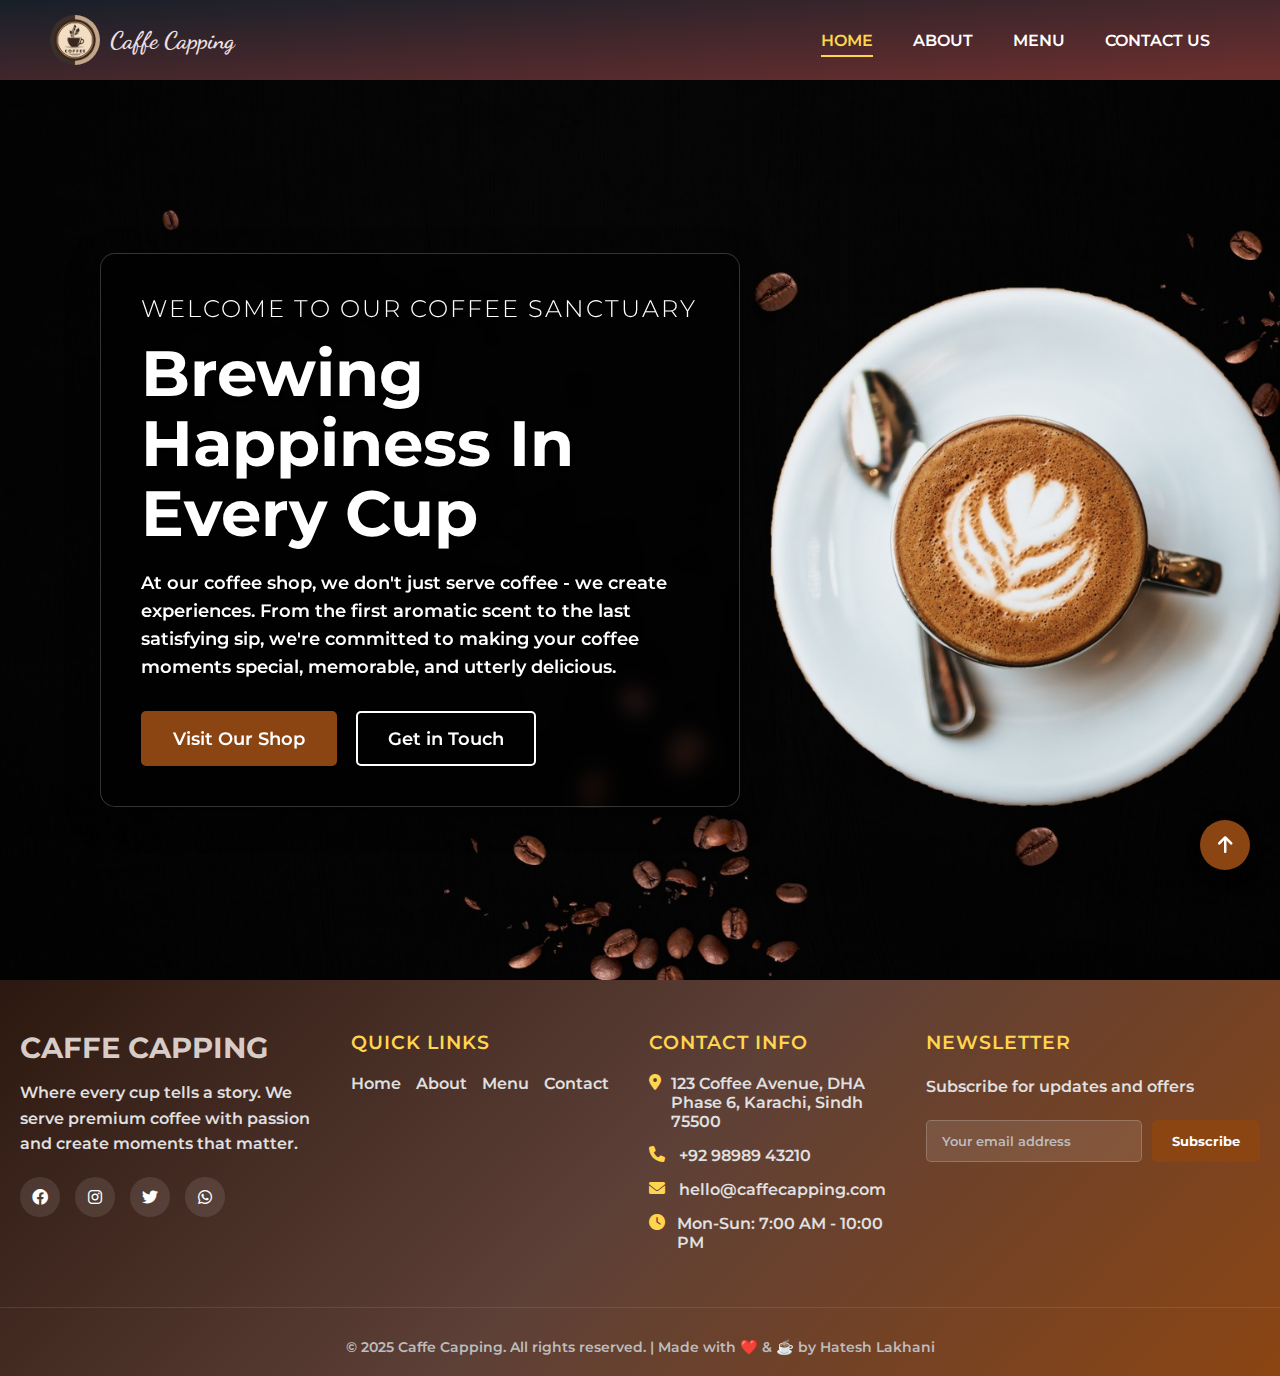
<file: index.html>
<!DOCTYPE html>
<html lang="en">

<head>
    <meta charset="UTF-8">
    <meta name="viewport" content="width=device-width, initial-scale=1.0">
    <title>Caffe-Capping</title>
    <!-- CSS Link -->
    <link rel="stylesheet" href="css/style.css">
    <!-- ?Google Font Link -->
    <link
        href="https://fonts.googleapis.com/css2?family=Playfair+Display:ital,wght@0,400;0,700;1,400&family=Montserrat:wght@300;400;600&family=Dancing+Script:wght@400;700&family=Poppins:wght@300;400;600&display=swap"
        rel="stylesheet">
    <!-- Social Icons -->
    <link rel="stylesheet" href="https://cdnjs.cloudflare.com/ajax/libs/font-awesome/6.0.0/css/all.min.css">
</head>

<body>

    <!-- Navbar -->
    <nav>
        <!-- Logo -->
        <div class="logo">
            <img src="./assets/images/logo.jpg" alt="logo">
            <h2>Caffe Capping</h2>
        </div>

        <!-- Hamburger Icon -->
        <label for="nav-toggle" class="hamburger">
            <span></span>
            <span></span>
            <span></span>
        </label>

        <input type="checkbox" id="nav-toggle" class="nav-toggle">

        <!-- lists -->
        <div class="nav-links">
            <ul class="nav-ul">
                <li><a href="index.html" class="active">HOME</a></li>
                <li><a href="about.html">ABOUT</a></li>
                <li><a href="menu.html">MENU</a></li>
                <li><a href="contact.html">CONTACT US</a></li>
            </ul>
        </div>
    </nav>


    <!-- main content -->
    <div class="box1">
        <div class="box2">
            <h3>WELCOME TO OUR COFFEE SANCTUARY</h3>
            <h1>Brewing Happiness In Every Cup</h1>
            <p>At our coffee shop, we don't just serve coffee - we create experiences. From the first aromatic scent to
                the last satisfying sip, we're committed to making your coffee moments special, memorable, and utterly
                delicious.</p>

            <a href="https://www.google.com/maps?q=Clifton+Avenue+Karachi" target="_blank" class="visit-btn">Visit Our
                Shop</a>
            <a href="/contact.html" class="get-btn">Get in Touch</a>
        </div>
    </div>


    <!-- footer -->
    <footer class="coffee-footer">
        <div class="footer-container">
            <!-- About Section -->
            <div class="footer-section">
                <h3>CAFFE CAPPING</h3>
                <p>Where every cup tells a story. We serve premium coffee with passion and create moments that matter.
                </p>
                <div class="social-icons">
                    <a href="#"><i class="fab fa-facebook"></i></a>
                    <a href="#"><i class="fab fa-instagram"></i></a>
                    <a href="#"><i class="fab fa-twitter"></i></a>
                    <a href="#"><i class="fab fa-whatsapp"></i></a>
                </div>
            </div>

            <!-- Quick Links -->
            <div class="footer-section">
                <h4>Quick Links</h4>
                <ul>
                    <li><a href="/index.html">Home</a></li>
                    <li><a href="/about.html">About</a></li>
                    <li><a href="/menu.html">Menu</a></li>
                    <li><a href="/contact.html">Contact</a></li>
                </ul>
            </div>

            <!-- Contact Info -->
            <div class="footer-section">
                <h4>Contact Info</h4>
                <div class="contact-item">
                    <i class="fas fa-map-marker-alt"></i>
                    <span>123 Coffee Avenue, DHA Phase 6, Karachi, Sindh 75500</span>
                </div>
                <div class="contact-item">
                    <i class="fas fa-phone"></i>
                    <span>+92 98989 43210</span>
                </div>
                <div class="contact-item">
                    <i class="fas fa-envelope"></i>
                    <span>hello@caffecapping.com</span>
                </div>
                <div class="contact-item">
                    <i class="fas fa-clock"></i>
                    <span>Mon-Sun: 7:00 AM - 10:00 PM</span>
                </div>
            </div>

            <!-- Newsletter -->
            <div class="footer-section">
                <h4>Newsletter</h4>
                <p>Subscribe for updates and offers</p>
                <div class="newsletter-form">
                    <input type="email" placeholder="Your email address">
                    <button type="submit">Subscribe</button>
                </div>
            </div>
        </div>

        <!-- Copyright -->
        <div class="copyright">
            <p>&copy; 2025 Caffe Capping. All rights reserved. | Made with ❤️ & ☕ by Hatesh Lakhani</p>
        </div>
    </footer>


    <!-- Scroll Button -->
    <button id="scrollToggle" class="scroll-btn">
        <i class="fas fa-arrow-up" id="scrollIcon"></i>
    </button>

    <script src="./js/main.js"></script>

</body>

</html>
</file>
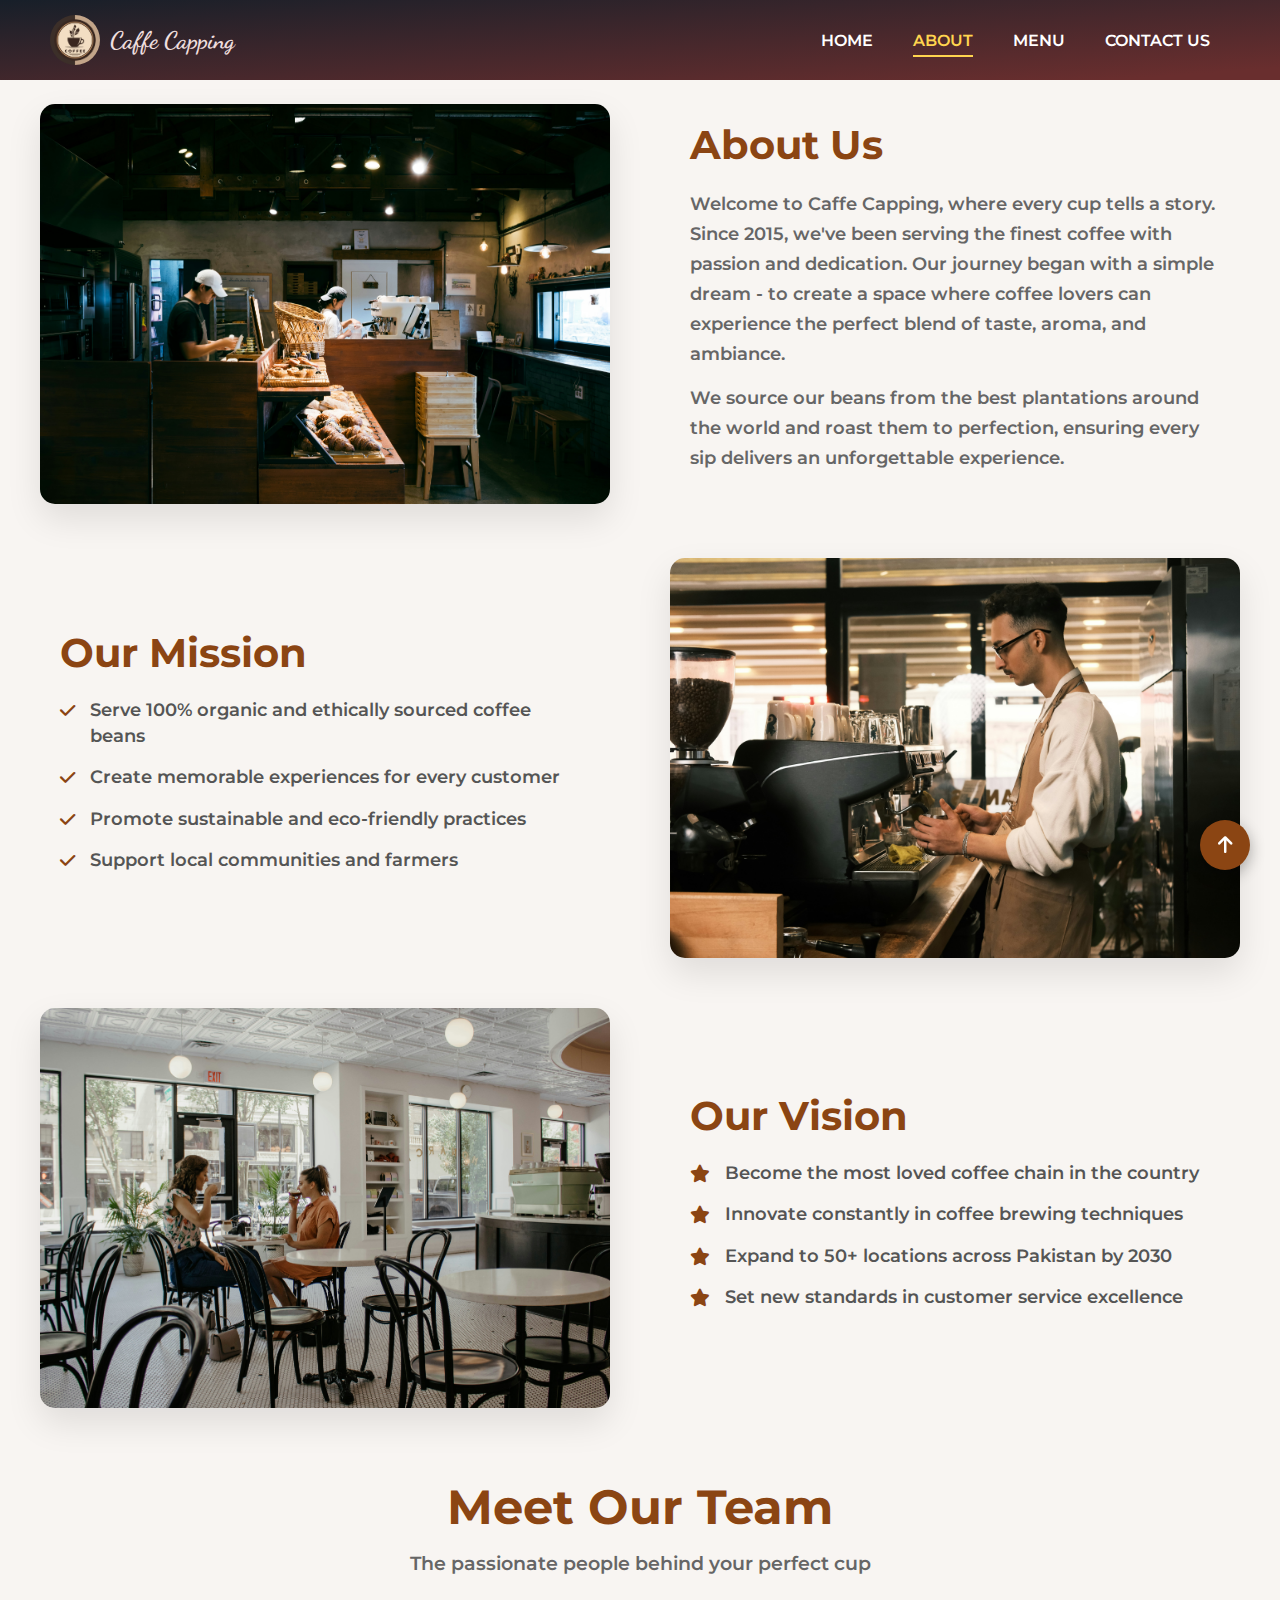
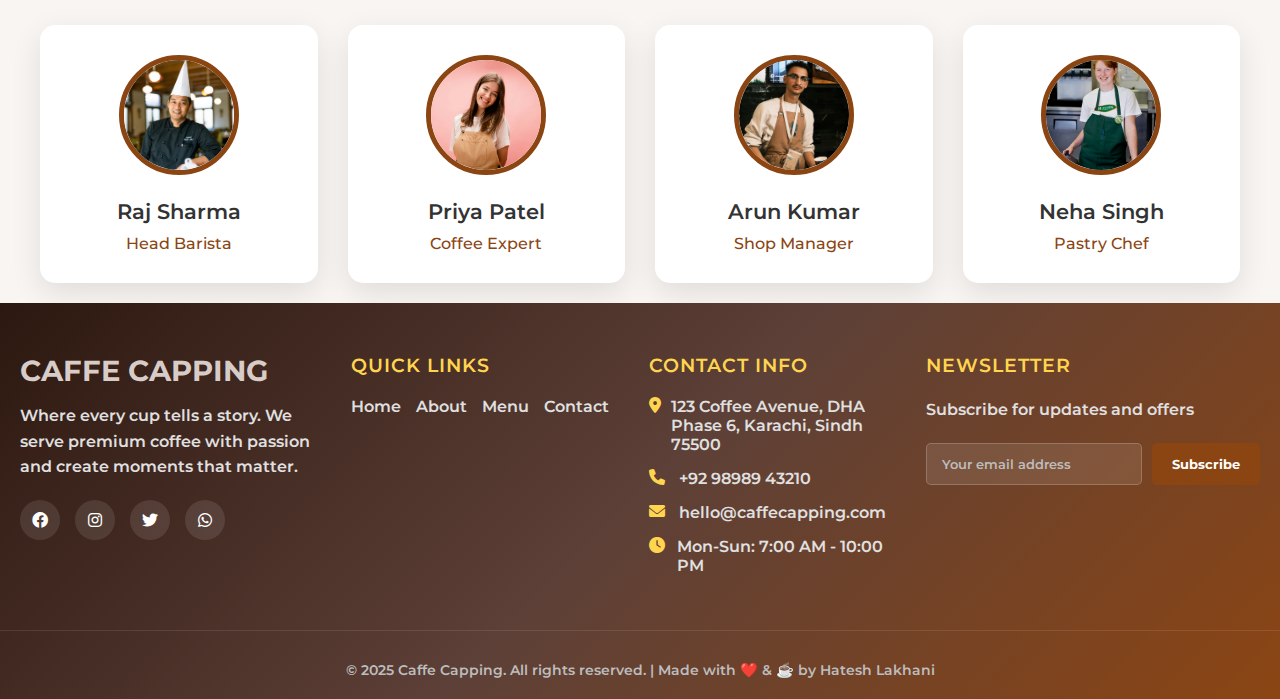
<file: about.html>
<!DOCTYPE html>
<html lang="en">

<head>
    <meta charset="UTF-8">
    <meta name="viewport" content="width=device-width, initial-scale=1.0">
    <title>About Us - Caffe Capping</title>
    <!-- Link CSS -->
    <link rel="stylesheet" href="css/style.css">
    <!-- ?Google Font Link -->
    <link
        href="https://fonts.googleapis.com/css2?family=Playfair+Display:ital,wght@0,400;0,700;1,400&family=Montserrat:wght@300;400;600&family=Dancing+Script:wght@400;700&family=Poppins:wght@300;400;600&display=swap"
        rel="stylesheet">
    <!-- Social Icons -->
    <link rel="stylesheet" href="https://cdnjs.cloudflare.com/ajax/libs/font-awesome/6.0.0/css/all.min.css">
</head>

<body>

    <nav>
        <!-- Logo -->
        <div class="logo">
            <img src="./assets/images/logo.jpg" alt="logo">
            <h2>Caffe Capping</h2>
        </div>

        <!-- Hamburger Icon -->
        <label for="nav-toggle" class="hamburger">
            <span></span>
            <span></span>
            <span></span>
        </label>

        <input type="checkbox" id="nav-toggle" class="nav-toggle">

        <!-- lists -->
        <div class="nav-links">
            <ul class="nav-ul">
                <li><a href="index.html">HOME</a></li>
                <li><a href="about.html" class="active">ABOUT</a></li>
                <li><a href="menu.html">MENU</a></li>
                <li><a href="contact.html">CONTACT US</a></li>
            </ul>
        </div>
    </nav>


    <!-- About Page main Content -->
    <main class="about-content">
        <!-- Section 1: About Us -->
        <section class="about-section">
            <div class="about-container">
                <div class="image-card">
                    <img src="assets/images/about-us.jpg" alt="Coffee Shop Interior">
                </div>
                <div class="text-box">
                    <h1>About Us</h1>
                    <p>Welcome to Caffe Capping, where every cup tells a story. Since 2015, we've been serving the
                        finest coffee with passion and dedication. Our journey began with a simple dream - to create a
                        space where coffee lovers can experience the perfect blend of taste, aroma, and ambiance.</p>
                    <p>We source our beans from the best plantations around the world and roast them to perfection,
                        ensuring every sip delivers an unforgettable experience.</p>
                </div>
            </div>
        </section>

        <!-- Section 2: Our Mission -->
        <section class="about-section mission-section">
            <div class="about-container reverse">
                <div class="text-box">
                    <h1>Our Mission</h1>
                    <div class="points">
                        <div class="point">
                            <i class="fas fa-check"></i>
                            <span>Serve 100% organic and ethically sourced coffee beans</span>
                        </div>
                        <div class="point">
                            <i class="fas fa-check"></i>
                            <span>Create memorable experiences for every customer</span>
                        </div>
                        <div class="point">
                            <i class="fas fa-check"></i>
                            <span>Promote sustainable and eco-friendly practices</span>
                        </div>
                        <div class="point">
                            <i class="fas fa-check"></i>
                            <span>Support local communities and farmers</span>
                        </div>
                    </div>
                </div>
                <div class="image-card">
                    <img src="assets/images/mission.jpg" alt="Our Mission">
                </div>
            </div>
        </section>

        <!-- Section 3: Our Vision -->
        <section class="about-section">
            <div class="about-container">
                <div class="image-card">
                    <img src="assets/images/vision.jpg" alt="Our Vision">
                </div>
                <div class="text-box">
                    <h1>Our Vision</h1>
                    <div class="points">
                        <div class="point">
                            <i class="fas fa-star"></i>
                            <span>Become the most loved coffee chain in the country</span>
                        </div>
                        <div class="point">
                            <i class="fas fa-star"></i>
                            <span>Innovate constantly in coffee brewing techniques</span>
                        </div>
                        <div class="point">
                            <i class="fas fa-star"></i>
                            <span>Expand to 50+ locations across Pakistan by 2030</span>
                        </div>
                        <div class="point">
                            <i class="fas fa-star"></i>
                            <span>Set new standards in customer service excellence</span>
                        </div>
                    </div>
                </div>
            </div>
        </section>

        <!-- Section 4: Meet Our Team -->
        <section class="team-section">
            <h2 class="section-title">Meet Our Team</h2>
            <p class="section-subtitle">The passionate people behind your perfect cup</p>

            <div class="team-cards">
                <div class="team-card">
                    <img src="assets/images/Raj.jpg" alt="Head Barista">
                    <h3>Raj Sharma</h3>
                    <p>Head Barista</p>
                </div>
                <div class="team-card">
                    <img src="assets/images/priya.jpg" alt="Coffee Expert">
                    <h3>Priya Patel</h3>
                    <p>Coffee Expert</p>
                </div>
                <div class="team-card">
                    <img src="assets/images/arun.jpg" alt="Manager">
                    <h3>Arun Kumar</h3>
                    <p>Shop Manager</p>
                </div>
                <div class="team-card">
                    <img src="assets/images/neha.jpg" alt="Pastry Chef">
                    <h3>Neha Singh</h3>
                    <p>Pastry Chef</p>
                </div>
            </div>
        </section>
    </main>

    <!-- footer -->
    <footer class="coffee-footer">
        <div class="footer-container">
            <!-- About Section -->
            <div class="footer-section">
                <h3>CAFFE CAPPING</h3>
                <p>Where every cup tells a story. We serve premium coffee with passion and create moments that matter.
                </p>
                <div class="social-icons">
                    <a href="#"><i class="fab fa-facebook"></i></a>
                    <a href="#"><i class="fab fa-instagram"></i></a>
                    <a href="#"><i class="fab fa-twitter"></i></a>
                    <a href="#"><i class="fab fa-whatsapp"></i></a>
                </div>
            </div>

            <!-- Quick Links -->
            <div class="footer-section">
                <h4>Quick Links</h4>
                <ul>
                    <li><a href="./index.html">Home</a></li>
                    <li><a href="./about.html">About</a></li>
                    <li><a href="./menu.html">Menu</a></li>
                    <li><a href="./contact.html">Contact</a></li>
                </ul>
            </div>

            <!-- Contact Info -->
            <div class="footer-section">
                <h4>Contact Info</h4>
                <div class="contact-item">
                    <i class="fas fa-map-marker-alt"></i>
                    <span>123 Coffee Avenue, DHA Phase 6, Karachi, Sindh 75500</span>
                </div>
                <div class="contact-item">
                    <i class="fas fa-phone"></i>
                    <span>+92 98989 43210</span>
                </div>
                <div class="contact-item">
                    <i class="fas fa-envelope"></i>
                    <span>hello@caffecapping.com</span>
                </div>
                <div class="contact-item">
                    <i class="fas fa-clock"></i>
                    <span>Mon-Sun: 7:00 AM - 10:00 PM</span>
                </div>
            </div>

            <!-- Newsletter -->
            <div class="footer-section">
                <h4>Newsletter</h4>
                <p>Subscribe for updates and offers</p>
                <div class="newsletter-form">
                    <input type="email" placeholder="Your email address">
                    <button type="submit">Subscribe</button>
                </div>
            </div>
        </div>

        <!-- Copyright -->
        <div class="copyright">
            <p>&copy; 2025 Caffe Capping. All rights reserved. | Made with ❤️ & ☕ by Hatesh Lakhani</p>
        </div>
    </footer>


    <!-- Scroll Button -->
    <button id="scrollToggle" class="scroll-btn">
        <i class="fas fa-arrow-up" id="scrollIcon"></i>
    </button>

    <script src="./js/main.js"></script>

</body>

</html>
</file>
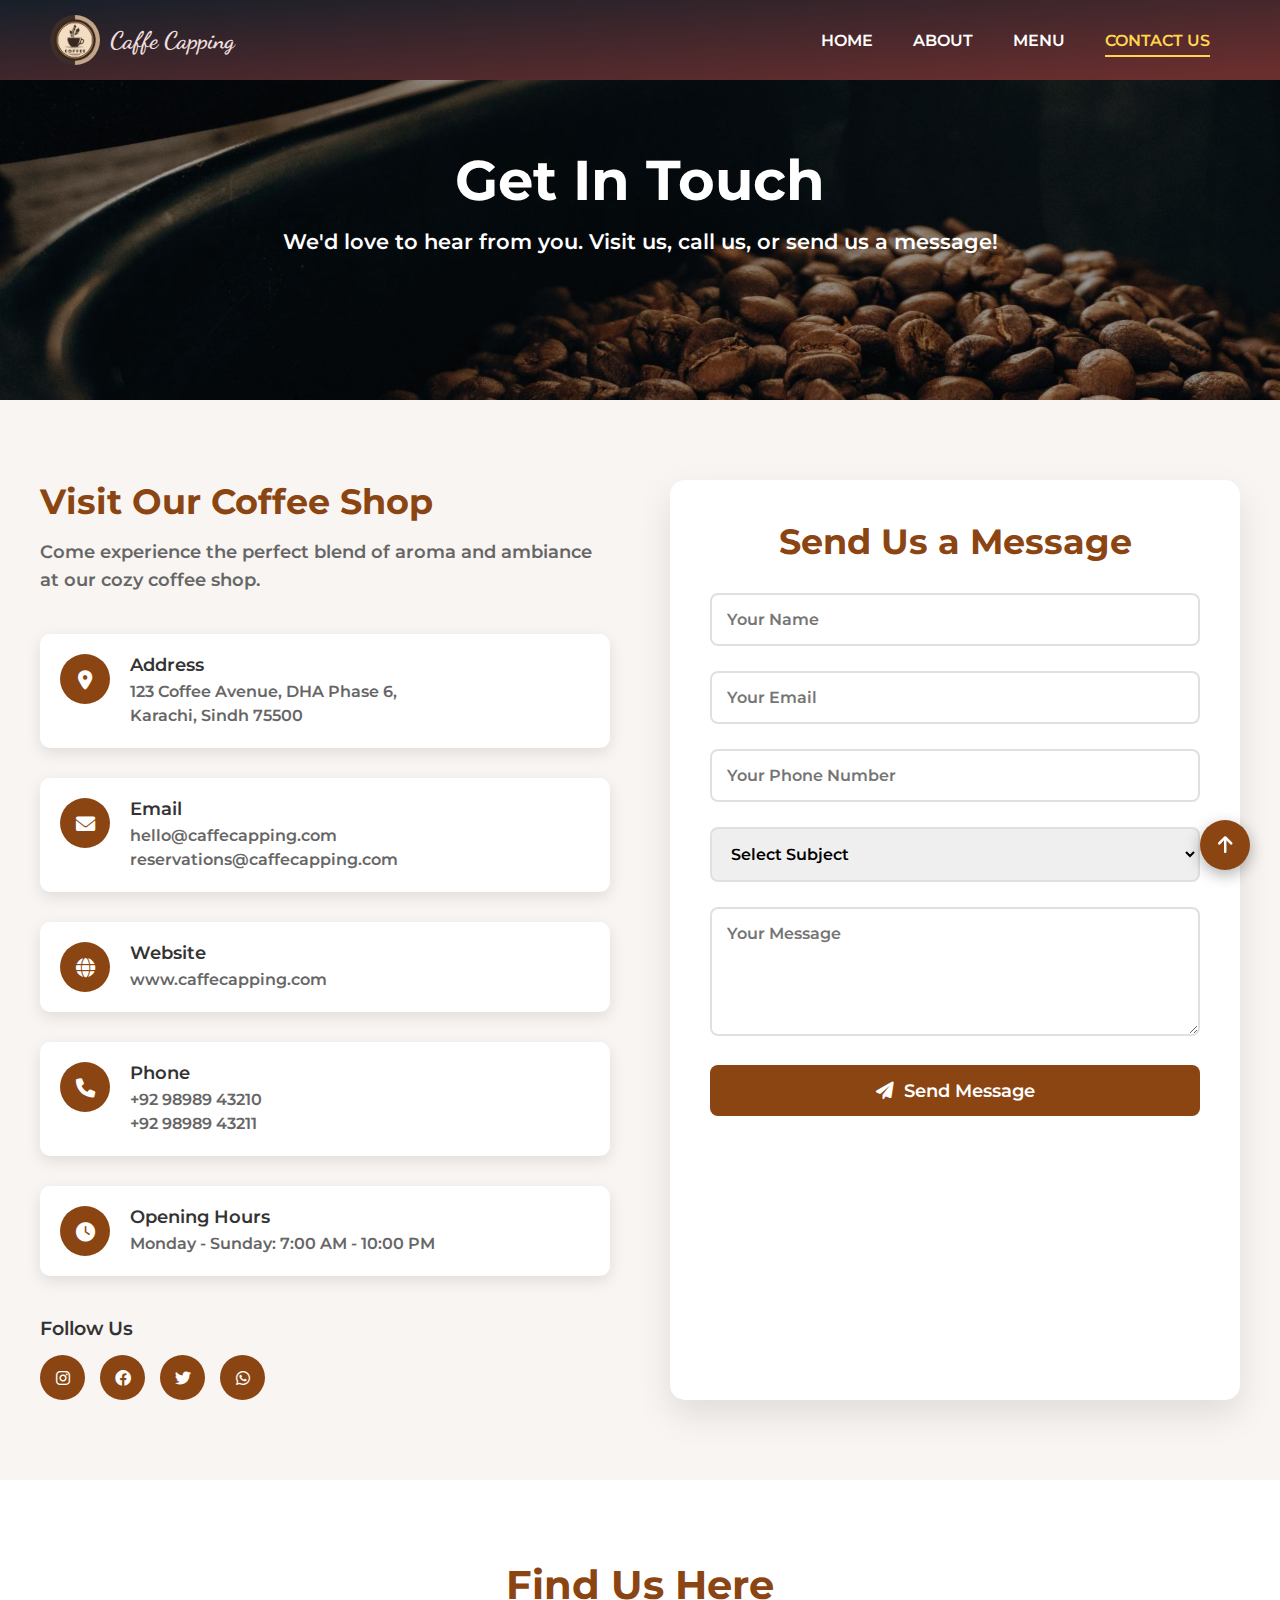
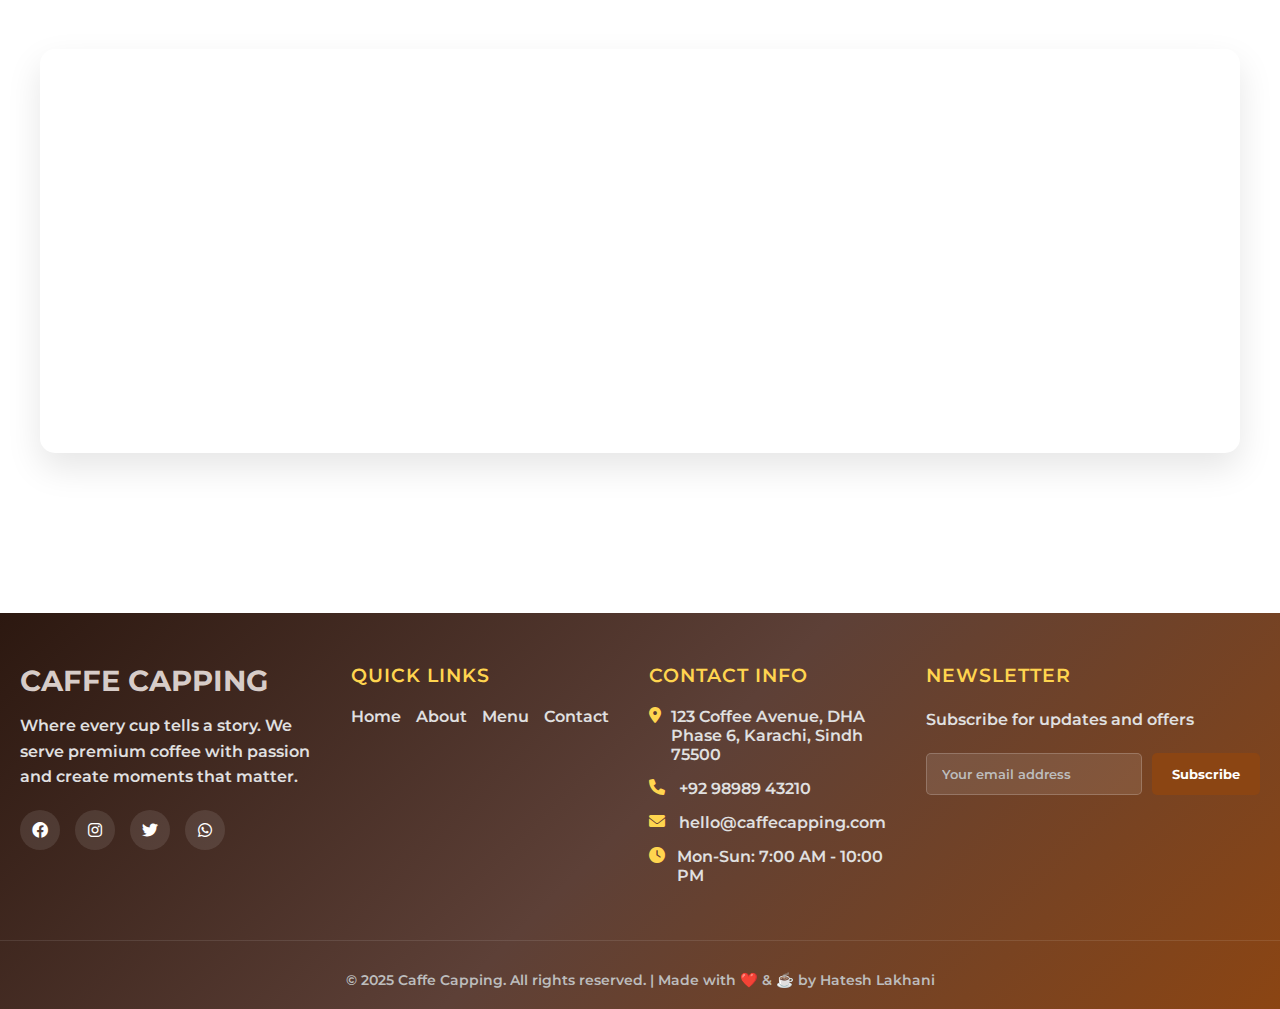
<file: contact.html>
<!DOCTYPE html>
<html lang="en">

<head>
    <meta charset="UTF-8">
    <meta name="viewport" content="width=device-width, initial-scale=1.0">
    <title>Contact Us - Caffe Capping</title>
    <!-- Link CSS -->
    <link rel="stylesheet" href="css/style.css">
    <!-- ?Google Font Link -->
    <link
        href="https://fonts.googleapis.com/css2?family=Playfair+Display:ital,wght@0,400;0,700;1,400&family=Montserrat:wght@300;400;600&family=Dancing+Script:wght@400;700&family=Poppins:wght@300;400;600&display=swap"
        rel="stylesheet">
    <!-- Social Icons -->
    <link rel="stylesheet" href="https://cdnjs.cloudflare.com/ajax/libs/font-awesome/6.0.0/css/all.min.css">
</head>

<body>

    <nav>
        <!-- Logo -->
        <div class="logo">
            <img src="./assets/images/logo.jpg" alt="logo">
            <h2>Caffe Capping</h2>
        </div>

        <!-- Hamburger Icon -->
        <label for="nav-toggle" class="hamburger">
            <span></span>
            <span></span>
            <span></span>
        </label>

        <input type="checkbox" id="nav-toggle" class="nav-toggle">

        <!-- lists -->
        <div class="nav-links">
            <ul class="nav-ul">
                <li><a href="index.html">HOME</a></li>
                <li><a href="about.html">ABOUT</a></li>
                <li><a href="menu.html">MENU</a></li>
                <li><a href="contact.html" class="active">CONTACT US</a></li>
            </ul>
        </div>
    </nav>


    <!-- Contact Page Content -->
    <main class="contact-content">
        <!-- Hero Section -->
        <section class="contact-hero">
            <div class="hero-overlay">
                <h1>Get In Touch</h1>
                <p>We'd love to hear from you. Visit us, call us, or send us a message!</p>
            </div>
        </section>

        <!-- Contact Info & Form Section -->
        <section class="contact-main">
            <div class="contact-container">
                <!-- Left Side - Contact Info -->
                <div class="contact-info">
                    <h2>Visit Our Coffee Shop</h2>
                    <p>Come experience the perfect blend of aroma and ambiance at our cozy coffee shop.</p>

                    <div class="contact-details">
                        <div class="contact-us-item">
                            <div class="contact-icon">
                                <i class="fas fa-map-marker-alt"></i>
                            </div>
                            <div class="contact-text">
                                <h4>Address</h4>
                                <p>123 Coffee Avenue, DHA Phase 6,<br>Karachi, Sindh 75500</p>
                            </div>
                        </div>

                        <div class="contact-us-item">
                            <div class="contact-icon">
                                <i class="fas fa-envelope"></i>
                            </div>
                            <div class="contact-text">
                                <h4>Email</h4>
                                <p>hello@caffecapping.com<br>reservations@caffecapping.com</p>
                            </div>
                        </div>

                        <div class="contact-us-item">
                            <div class="contact-icon">
                                <i class="fas fa-globe"></i>
                            </div>
                            <div class="contact-text">
                                <h4>Website</h4>
                                <p>www.caffecapping.com</p>
                            </div>
                        </div>

                        <div class="contact-us-item">
                            <div class="contact-icon">
                                <i class="fas fa-phone"></i>
                            </div>
                            <div class="contact-text">
                                <h4>Phone</h4>
                                <p>+92 98989 43210<br>+92 98989 43211</p>
                            </div>
                        </div>

                        <div class="contact-us-item">
                            <div class="contact-icon">
                                <i class="fas fa-clock"></i>
                            </div>
                            <div class="contact-text">
                                <h4>Opening Hours</h4>
                                <p>Monday - Sunday: 7:00 AM - 10:00 PM</p>
                            </div>
                        </div>
                    </div>

                    <!-- Social Links -->
                    <div class="contact-social">
                        <h4>Follow Us</h4>
                        <div class="social-links">
                            <a href="#"><i class="fab fa-instagram"></i></a>
                            <a href="#"><i class="fab fa-facebook"></i></a>
                            <a href="#"><i class="fab fa-twitter"></i></a>
                            <a href="#"><i class="fab fa-whatsapp"></i></a>
                        </div>
                    </div>
                </div>

                <!-- Right Side - Contact Form -->
                <div class="contact-form-section">
                    <h2>Send Us a Message</h2>
                    <form class="contact-form">
                        <div class="form-group">
                            <input type="text" placeholder="Your Name" required>
                        </div>
                        <div class="form-group">
                            <input type="email" placeholder="Your Email" required>
                        </div>
                        <div class="form-group">
                            <input type="tel" placeholder="Your Phone Number">
                        </div>
                        <div class="form-group">
                            <select>
                                <option value="">Select Subject</option>
                                <option value="reservation">Table Reservation</option>
                                <option value="catering">Catering Service</option>
                                <option value="feedback">Feedback</option>
                                <option value="complaint">Complaint</option>
                                <option value="other">Other</option>
                            </select>
                        </div>
                        <div class="form-group">
                            <textarea placeholder="Your Message" rows="5" required></textarea>
                        </div>
                        <button type="submit" class="submit-btn">
                            <i class="fas fa-paper-plane"></i> Send Message
                        </button>
                    </form>
                </div>
            </div>
        </section>

        <!-- Map Section -->
        <section class="map-section">
            <h2>Find Us Here</h2>
            <div class="map-container">
                <iframe
                    src="https://maps.google.com/maps?q=DHA%20Phase%206%20Karachi&t=&z=15&ie=UTF8&iwloc=&output=embed"
                    width="100%" height="400" style="border:0;" allowfullscreen="" loading="lazy">
                </iframe>
            </div>
        </section>
    </main>


    <!-- footer -->
    <footer class="coffee-footer">
        <div class="footer-container">
            <!-- About Section -->
            <div class="footer-section">
                <h3>CAFFE CAPPING</h3>
                <p>Where every cup tells a story. We serve premium coffee with passion and create moments that matter.
                </p>
                <div class="social-icons">
                    <a href="#"><i class="fab fa-facebook"></i></a>
                    <a href="#"><i class="fab fa-instagram"></i></a>
                    <a href="#"><i class="fab fa-twitter"></i></a>
                    <a href="#"><i class="fab fa-whatsapp"></i></a>
                </div>
            </div>

            <!-- Quick Links -->
            <div class="footer-section">
                <h4>Quick Links</h4>
                <ul>
                    <li><a href="./index.html">Home</a></li>
                    <li><a href="./about.html">About</a></li>
                    <li><a href="./menu.html">Menu</a></li>
                    <li><a href="./contact.html">Contact</a></li>
                </ul>
            </div>

            <!-- Contact Info -->
            <div class="footer-section">
                <h4>Contact Info</h4>
                <div class="contact-item">
                    <i class="fas fa-map-marker-alt"></i>
                    <span>123 Coffee Avenue, DHA Phase 6, Karachi, Sindh 75500</span>
                </div>
                <div class="contact-item">
                    <i class="fas fa-phone"></i>
                    <span>+92 98989 43210</span>
                </div>
                <div class="contact-item">
                    <i class="fas fa-envelope"></i>
                    <span>hello@caffecapping.com</span>
                </div>
                <div class="contact-item">
                    <i class="fas fa-clock"></i>
                    <span>Mon-Sun: 7:00 AM - 10:00 PM</span>
                </div>
            </div>

            <!-- Newsletter -->
            <div class="footer-section">
                <h4>Newsletter</h4>
                <p>Subscribe for updates and offers</p>
                <div class="newsletter-form">
                    <input type="email" placeholder="Your email address">
                    <button type="submit">Subscribe</button>
                </div>
            </div>
        </div>

        <!-- Copyright -->
        <div class="copyright">
            <p>&copy; 2025 Caffe Capping. All rights reserved. | Made with ❤️ & ☕ by Hatesh Lakhani</p>
        </div>
    </footer>


    <!-- Scroll Button -->
    <button id="scrollToggle" class="scroll-btn">
        <i class="fas fa-arrow-up" id="scrollIcon"></i>
    </button>

    <script src="./js/main.js"></script>

</body>

</html>
</file>
<file: css/style.css>
:root {
    --main-font: "Montserrat", sans-serif;
}

* {
    margin: 0;
    padding: 0;
    box-sizing: border-box;
    font-family: var(--main-font);
    font-weight: 600;
}

html {
    scroll-behavior: smooth;
}

.logo img {
    width: 50px;
    height: 50px;
    border-radius: 50%;
    cursor: pointer;
}

.logo {
    display: flex;
    align-items: center;
    gap: 10px;
}

.logo h2 {
    color: #eedede;
    font-size: 24px;
    font-family: 'Dancing Script', cursive;
    font-weight: bold;
    cursor: pointer;
}

.logo:hover {
    transform: scale(1.05);
    transition: 0.3s;
}

nav {
    width: 100%;
    display: flex;
    justify-content: space-between;
    align-items: center;
    padding: 15px 50px;
    background: #692e2e;
    background: linear-gradient(356deg, rgba(105, 46, 46, 1) 7%, rgba(23, 31, 41, 1) 100%);
    position: fixed;
    z-index: 3;
}

.nav-ul {
    width: 100%;
    display: flex;
    justify-content: flex-end;
}

.nav-ul li {
    list-style: none;
    padding: 0px 20px;
}

nav a {
    text-decoration: none;
    color: #ffffff;
}

nav a:hover {
    color: #FFD54F;
    transform: translateY(-2px);
    text-shadow: 0 2px 10px rgba(255, 213, 79, 0.3);
}

/* Active Page */
nav a.active {
    color: #FFD54F;
    border-bottom: 2px solid #FFD54F;
    padding-bottom: 5px;
}

/* Mobile Styles */
@media (max-width: 768px) {
    nav {
        flex-direction: column;
        padding: 15px 20px;
    }

    .logo {
        margin-bottom: 15px;
    }

    ul {
        flex-direction: column;
        align-items: center;
        margin-right: 0;
        gap: 15px;
    }

    .logo img {
        width: 45px;
        height: 45px;
    }

    .logo h2 {
        font-size: 20px;
    }
}

/* Hamburger */

/* Hide checkbox */
.nav-toggle {
    display: none;
}

/* Hamburger */
.hamburger {
    display: none;
    flex-direction: column;
    cursor: pointer;
    position: absolute;
    right: 20px;
    top: 25px;
    z-index: 1001;
}

.hamburger span {
    width: 25px;
    height: 3px;
    background: white;
    margin: 3px 0;
    transition: 0.3s;
}

/* Mobile Styles */
@media (max-width: 768px) {
    .hamburger {
        display: flex;
    }

    .nav-links {
        display: none;
        position: absolute;
        top: 100%;
        left: 0;
        width: 100%;
        background: linear-gradient(356deg, rgba(105, 46, 46, 1) 7%, rgba(23, 31, 41, 1) 100%);
        padding: 20px 0;
        z-index: 1000;
    }

    /* Checkbox checked hone pe menu show */
    .nav-toggle:checked~.nav-links {
        display: flex;
    }

    /* Hamburger animation */
    .nav-toggle:checked~.hamburger span:nth-child(1) {
        transform: rotate(-45deg) translate(-5px, 6px);
    }

    .nav-toggle:checked~.hamburger span:nth-child(2) {
        opacity: 0;
    }

    .nav-toggle:checked~.hamburger span:nth-child(3) {
        transform: rotate(45deg) translate(-5px, -6px);
    }

    ul {
        flex-direction: column;
        width: 100%;
        text-align: center;
    }
}


/* Main Content Home*/
.box1 {
    background: url('../assets/images/coffeehome.jpg');
    background-size: cover;
    background-position: center;
    /* background-attachment: fixed; */
    width: 100%;
    height: 100vh;
    display: flex;
    align-items: center;
    position: relative;
    top: 80px;
}

.box2 {
    width: 50%;
    height: auto;
    margin-left: 100px;
    color: #ffffff;
    background: rgba(0, 0, 0, 0.6);
    backdrop-filter: blur(10px);
    padding: 40px;
    border-radius: 15px;
    border: 1px solid rgba(255, 255, 255, 0.2);
    box-shadow: 0 10px 30px rgba(0, 0, 0, 0.5);
}

.box2 h3 {
    font-size: 1.5rem;
    font-weight: 300;
    letter-spacing: 2px;
    margin-bottom: 15px;
}

.box2 h1 {
    font-size: 4rem;
    font-weight: bold;
    margin-bottom: 20px;
    line-height: 1.1;
    text-shadow: 2px 2px 4px rgba(0, 0, 0, 0.5);
}

.box2 p {
    font-size: 1.1rem;
    line-height: 1.6;
    margin-bottom: 30px;
    text-shadow: 1px 1px 2px rgba(0, 0, 0, 0.5);
}

/* Buttons ke liye styling */
.box2 a {
    display: inline-block;
    padding: 15px 30px;
    margin-right: 15px;
    text-decoration: none;
    font-size: 1.1rem;
    font-weight: 600;
    border-radius: 5px;
    transition: all 0.3s ease;
}

/* Pehla button - Visit Our Shop */
.box2 .visit-btn {
    background-color: #8B4513;
    color: white;
    border: 2px solid #8B4513;
}

/* Dusra button - Get in Touch */
.box2 .get-btn {
    background-color: transparent;
    color: white;
    border: 2px solid white;
}

/* Hover effects */
.box2 a:hover {
    transform: translateY(-3px);
    box-shadow: 0 5px 15px rgba(0, 0, 0, 0.3);
}

.box2 .visit-btn:hover {
    background-color: #654321;
}

.box2 .get-btn:hover {
    background-color: #ffffff;
    color: black;
}

/* Tablet Styles */
@media (max-width: 1024px) and (min-width: 769px) {
    .box1 {
        justify-content: center;
        align-items: center;
        padding: 20px;
    }

    .box2 {
        width: 70%;
        margin: 0 auto;
        padding: 30px;
        text-align: center;
    }

    .box2 h1 {
        font-size: 2.8rem;
    }

    .box2 h3 {
        font-size: 1.2rem;
    }
}

/* Mobile Styles */
@media (max-width: 768px) and (min-width: 481px) {
    .box1 {
        justify-content: center;
        align-items: center;
        padding: 15px;
        height: auto;
        min-height: calc(100vh - 70px);
    }

    .box2 {
        width: 80%;
        margin: 20px auto;
        padding: 25px;
        text-align: center;
    }

    .box2 h1 {
        font-size: 2rem;
        line-height: 1.2;
    }

    .box2 h3 {
        font-size: 1.1rem;
        letter-spacing: 1px;
    }

    .box2 p {
        font-size: 0.95rem;
        line-height: 1.5;
    }

    .box2 a {
        display: block;
        margin: 8px 0;
        padding: 10px 20px;
        font-size: 0.95rem;
        max-width: 200px;
    }
}

/* Small Mobile Styles */
@media (max-width: 480px) {
    .box1 {
        justify-content: center;
        align-items: center;
        padding: 10px;
        height: auto;
        min-height: calc(100vh - 70px);
    }

    .box2 {
        width: 90%;
        margin: 15px auto;
        padding: 20px 15px;
        text-align: center;
    }

    .box2 h1 {
        font-size: 1.6rem;
        margin-bottom: 15px;
    }

    .box2 h3 {
        font-size: 0.9rem;
        letter-spacing: 0.5px;
        margin-bottom: 10px;
    }

    .box2 p {
        font-size: 0.85rem;
        line-height: 1.4;
        margin-bottom: 20px;
    }

    .box2 a {
        padding: 8px 16px;
        font-size: 0.85rem;
        margin: 5px 0;
        max-width: 180px;
    }
}

/* footer  */
.coffee-footer {
    background: linear-gradient(135deg, #2C1810, #5D4037, #8B4513);
    color: #ffffff;
    padding: 50px 0 20px;
    position: relative;
    overflow: hidden;
    margin-top: 80px;
}

/* Background Pattern Effect */
.coffee-footer::before {
    content: '';
    position: absolute;
    top: 0;
    left: 0;
    right: 0;
    bottom: 0;
    opacity: 0.3;
}

.footer-container {
    max-width: 2560px;
    margin: 0 auto;
    display: grid;
    grid-template-columns: 2fr 1fr 1fr 1.5fr;
    gap: 40px;
    position: relative;
    z-index: 2;
    padding: 0 20px;
}

/* Footer Sections */
.footer-section h3 {
    color: #D7CCC8;
    font-size: 1.8rem;
    margin-bottom: 15px;
    font-weight: bold;
}

.footer-section h4 {
    color: #FFD54F;
    font-size: 1.2rem;
    margin-bottom: 20px;
    text-transform: uppercase;
    letter-spacing: 1px;
}

.footer-section p {
    color: #E0E0E0;
    line-height: 1.6;
    margin-bottom: 20px;
}

/* Social Icons */
.social-icons {
    display: flex;
    gap: 15px;
}

.social-icons a {
    display: flex;
    align-items: center;
    justify-content: center;
    width: 40px;
    height: 40px;
    background: rgba(255, 255, 255, 0.1);
    border-radius: 50%;
    color: #ffffff;
    text-decoration: none;
    transition: all 0.3s ease;
}

.social-icons a:hover {
    background: #8B4513;
    transform: translateY(-3px);
}

/* Quick Links */
.footer-section ul {
    list-style: none;
    padding: 0;
    margin: 0;
    display: flex;
    gap: 15px;
    text-align: left;
}

.footer-section ul li {
    margin-bottom: 10px;
    padding-left: 0;
}

.footer-section ul li a {
    color: #E0E0E0;
    text-decoration: none;
    transition: color 0.3s ease;
}

.footer-section ul li a:hover {
    color: #FFD54F;
}

/* Contact Info */
.contact-item {
    display: flex;
    align-items: flex-start;
    margin-bottom: 15px;
    color: #E0E0E0;
}

.contact-item i {
    color: #FFD54F;
    margin-right: 10px;
    width: 20px;
}

/* Newsletter */
.newsletter-form {
    display: flex;
    gap: 10px;
}

.newsletter-form input {
    flex: 1;
    padding: 12px 15px;
    border: none;
    border-radius: 5px;
    background: rgba(255, 255, 255, 0.1);
    color: #ffffff;
    border: 1px solid rgba(255, 255, 255, 0.2);
}

.newsletter-form input::placeholder {
    color: #BDBDBD;
}

.newsletter-form button {
    padding: 12px 20px;
    background: #8B4513;
    color: #ffffff;
    border: none;
    border-radius: 5px;
    cursor: pointer;
    transition: all 0.3s ease;
    font-weight: bold;
}

.newsletter-form button:hover {
    background: #654321;
    transform: translateY(-2px);
}

/* Copyright */
.copyright {
    text-align: center;
    padding-top: 30px;
    margin-top: 40px;
    border-top: 1px solid rgba(255, 255, 255, 0.1);
    color: #BDBDBD;
    font-size: 0.9rem;
    position: relative;
    z-index: 2;
}

/* Responsive */
@media (max-width: 768px) {
    .footer-container {
        grid-template-columns: 1fr;
        gap: 30px;
        text-align: center;
        padding: 0 15px;
    }

    .newsletter-form {
        flex-direction: column;
    }

    .social-icons {
        justify-content: center;
    }

    .contact-item {
        justify-content: center;
    }
}

/* Medium Screen Styles (769px to 1220px) */
@media (min-width: 769px) and (max-width: 1220px) {
    .footer-container {
        grid-template-columns: 1fr 1fr;
        /* 2 columns */
        gap: 30px;
        padding: 0 20px;
    }

    /* About section - top left */
    .footer-section:nth-child(1) {
        grid-column: 1;
        grid-row: 1;
    }

    /* Quick Links - top right */
    .footer-section:nth-child(2) {
        grid-column: 2;
        grid-row: 1;
    }

    /* Contact Info - bottom left */
    .footer-section:nth-child(3) {
        grid-column: 1;
        grid-row: 2;
    }

    /* Newsletter - bottom right */
    .footer-section:nth-child(4) {
        grid-column: 2;
        grid-row: 2;
    }

    /* Quick Links ko left align karo */
    .footer-section:nth-child(2) {
        text-align: left;
    }

    .footer-section:nth-child(2) ul {
        text-align: left;
    }
}


/* About Page Styles */
.about-content {
    padding-top: 50px;
    background: #f8f5f2;
}

.about-section {
    background: #f8f5f2;
    margin: 50px 0;
}

.about-section:nth-child(even) {
    background: #f8f5f2;
}

.about-container {
    max-width: 1200px;
    margin: 0 auto;
    display: grid;
    grid-template-columns: 1fr 1fr;
    gap: 60px;
    align-items: center;
}

.about-container.reverse {
    grid-template-columns: 1fr 1fr;
}

.image-card {
    border-radius: 15px;
    overflow: hidden;
    box-shadow: 0 15px 35px rgba(0, 0, 0, 0.1);
    transition: transform 0.3s ease;
}

.image-card:hover {
    transform: translateY(-10px);
}

.image-card img {
    width: 100%;
    height: 400px;
    object-fit: cover;
    display: block;
}

.text-box {
    padding: 20px;
}

.text-box h1 {
    font-size: 2.5rem;
    color: #8B4513;
    margin-bottom: 20px;
    font-weight: bold;
}

.text-box p {
    font-size: 1.1rem;
    line-height: 1.7;
    color: #666;
    margin-bottom: 15px;
}

.points {
    margin-top: 20px;
}

.point {
    display: flex;
    align-items: flex-start;
    margin-bottom: 15px;
}

.point i {
    color: #8B4513;
    margin-right: 15px;
    margin-top: 5px;
    font-size: 1.1rem;
}

.point span {
    font-size: 1.1rem;
    line-height: 1.5;
    color: #555;
}

/* Team Section */
.team-section {
    padding: 20px 20px;
    background: #f8f5f2;
    text-align: center;
    margin-bottom: -80px;
}

.section-title {
    font-size: 3rem;
    color: #8B4513;
    margin-bottom: 15px;
    font-weight: bold;
}

.section-subtitle {
    font-size: 1.2rem;
    color: #666;
    margin-bottom: 50px;
}

.team-cards {
    max-width: 1200px;
    margin: 0 auto;
    display: grid;
    grid-template-columns: repeat(4, 1fr);
    gap: 30px;
}

.team-card {
    background: white;
    border-radius: 15px;
    padding: 30px 20px;
    box-shadow: 0 10px 30px rgba(0, 0, 0, 0.1);
    transition: transform 0.3s ease;
}

.team-card:hover {
    transform: translateY(-10px);
}

.team-card img {
    width: 120px;
    height: 120px;
    border-radius: 50%;
    object-fit: cover;
    margin-bottom: 20px;
    border: 5px solid #8B4513;
}

.team-card h3 {
    font-size: 1.3rem;
    color: #333;
    margin-bottom: 10px;
    font-weight: 600;
}

.team-card p {
    color: #8B4513;
    font-weight: 500;
}

/* Responsive Design */
@media (max-width: 1024px) {
    .about-container {
        grid-template-columns: 1fr;
        gap: 40px;
        text-align: center;
        padding: 0 15px;
    }

    .team-cards {
        grid-template-columns: repeat(2, 1fr);
    }
}

@media (max-width: 768px) {

    .text-box h1 {
        font-size: 2rem;
    }

    .section-title {
        font-size: 2.2rem;
    }

    .team-cards {
        grid-template-columns: 1fr;
        gap: 20px;
    }

    .team-card img {
        width: 100px;
        height: 100px;
    }
}

@media (max-width: 480px) {
    .text-box h1 {
        font-size: 1.8rem;
    }

    .section-title {
        font-size: 1.8rem;
    }

    .text-box p,
    .point span {
        font-size: 1rem;
    }
}

/* about end */


.menu-hero {
    background: linear-gradient(rgba(0, 0, 0, 0.6), rgba(0, 0, 0, 0.6)),
    url('../assets/images/menuback.jpg');
    background-size: cover;
    background-position: top;
    color: #ffffff;
    text-align: center;
    padding: 100px 20px;
    margin-bottom: 50px;
}

.menu-hero h1 {
    font-size: 3.5rem;
    margin-bottom: 15px;
    font-weight: bold;
}

.menu-hero p {
    font-size: 1.3rem;
}

/* Item button Section */
.Items-btn-section {
    text-align: center;
    margin-bottom: 50px;
}

.Items-btn {
    display: flex;
    justify-content: center;
    gap: 15px;
    flex-wrap: wrap;
}

.menu-item-btn {
    padding: 12px 25px;
    background: #f8f5f2;
    border: 2px solid #8B4513;
    color: #8B4513;
    border-radius: 25px;
    cursor: pointer;
    font-weight: 600;
    transition: all 0.3s ease;
}

.menu-item-btn.active,
.menu-item-btn:hover {
    background: #8B4513;
    color: white;
    transform: translateY(-2px);
}

/* Menu Sections */
.menu-section {
    margin-bottom: 80px;
}

.menu-category {
    font-size: 2.5rem;
    color: #8B4513;
    text-align: center;
    margin-bottom: 40px;
    font-weight: bold;
}

/* Menu Cards Grid */
.menu-cards {
    display: grid;
    grid-template-columns: repeat(auto-fit, minmax(300px, 1fr));
    gap: 30px;
    max-width: 1200px;
    margin: 0 auto;
    padding: 0 15px;
}

/* Menu Card Styles */
.menu-card {
    background: #ffffff;
    border-radius: 15px;
    overflow: hidden;
    box-shadow: 0 10px 30px rgba(0, 0, 0, 0.1);
    transition: all 0.3s ease;
    border: 1px solid #f0f0f0;
}

.menu-card:hover {
    transform: translateY(-10px);
    box-shadow: 0 20px 40px rgba(0, 0, 0, 0.15);
}

.card-image {
    position: relative;
    height: 200px;
    overflow: hidden;
}

.card-image img {
    width: 100%;
    height: 100%;
    object-fit: cover;
    transition: transform 0.3s ease;
}

.menu-card:hover .card-image img {
    transform: scale(1.1);
}

.popular-badge {
    position: absolute;
    top: 15px;
    right: 15px;
    background: #FFD54F;
    color: #333;
    padding: 5px 12px;
    border-radius: 20px;
    font-size: 0.8rem;
    font-weight: 600;
}

.card-content {
    padding: 25px;
}

.card-content h3 {
    font-size: 1.4rem;
    color: #333;
    margin-bottom: 10px;
    font-weight: 600;
}

.card-content p {
    color: #666;
    line-height: 1.5;
    margin-bottom: 15px;
    font-size: 0.95rem;
}

.price-size {
    display: flex;
    justify-content: space-between;
    margin-bottom: 20px;
    padding: 10px 0;
    border-top: 1px solid #f0f0f0;
    border-bottom: 1px solid #f0f0f0;
}

.size {
    font-weight: 600;
    color: #8B4513;
}

.add-to-cart {
    width: 100%;
    padding: 12px;
    background: #8B4513;
    color: white;
    border: none;
    border-radius: 8px;
    font-weight: 600;
    cursor: pointer;
    transition: all 0.3s ease;
    display: flex;
    align-items: center;
    justify-content: center;
    gap: 8px;
}

.add-to-cart:hover {
    background: #654321;
    transform: translateY(-2px);
}

/* Responsive Design */
@media (max-width: 768px) {

    .menu-hero h1 {
        font-size: 2.5rem;
    }

    .menu-category {
        font-size: 2rem;
    }

    .menu-cards {
        grid-template-columns: 1fr;
        gap: 20px;
        padding: 0 15px;
    }

    .Items-btn {
        gap: 10px;
    }

    .menu-item-btn {
        padding: 10px 20px;
        font-size: 0.9rem;
    }
}

@media (max-width: 480px) {
    .menu-hero h1 {
        font-size: 2rem;
    }

    .menu-hero p {
        font-size: 1.1rem;
    }

    .menu-category {
        font-size: 1.8rem;
    }

    .card-content {
        padding: 20px;
    }
}


/* Contact us Page Styles */

/* Hero Section */
.contact-hero {
    background: linear-gradient(rgba(0, 0, 0, -0.3), rgba(0, 0, 0, -0.3)),
    url('../assets/images/conatctback.jpg');
    background-size: cover;
    background-position: center;
    height: 400px;
    display: flex;
    align-items: center;
    justify-content: center;
    text-align: center;
    color: white;
}

.hero-overlay h1 {
    font-size: 3.5rem;
    margin-bottom: 15px;
    font-weight: bold;
}

.hero-overlay p {
    font-size: 1.3rem;
}

/* Contact Main Section */
.contact-main {
    padding: 80px 20px;
    background: #f8f5f2;
}

.contact-container {
    max-width: 1200px;
    margin: 0 auto;
    display: grid;
    grid-template-columns: 1fr 1fr;
    gap: 60px;
}

/* Contact Info Styles */
.contact-info h2 {
    font-size: 2.2rem;
    color: #8B4513;
    margin-bottom: 15px;
    font-weight: bold;
}

.contact-info>p {
    font-size: 1.1rem;
    color: #666;
    line-height: 1.6;
    margin-bottom: 40px;
}

.contact-details {
    margin-bottom: 40px;
}

.contact-us-item {
    display: flex;
    align-items: flex-start;
    margin-bottom: 30px;
    padding: 20px;
    background: white;
    border-radius: 10px;
    box-shadow: 0 5px 15px rgba(0, 0, 0, 0.1);
    transition: transform 0.3s ease;
}

.contact-us-item:hover {
    transform: translateY(-5px);
}

.contact-icon {
    width: 50px;
    height: 50px;
    background: #8B4513;
    border-radius: 50%;
    display: flex;
    align-items: center;
    justify-content: center;
    margin-right: 20px;
    flex-shrink: 0;
}

.contact-icon i {
    color: white;
    font-size: 1.2rem;
}

.contact-text h4 {
    color: #333;
    margin-bottom: 5px;
    font-size: 1.1rem;
    font-weight: 600;
}

.contact-text p {
    color: #666;
    line-height: 1.5;
    margin: 0;
}

/* Contact Social */
.contact-social h4 {
    color: #333;
    margin-bottom: 15px;
    font-size: 1.2rem;
}

.social-links {
    display: flex;
    gap: 15px;
}

.social-links a {
    width: 45px;
    height: 45px;
    background: #8B4513;
    border-radius: 50%;
    display: flex;
    align-items: center;
    justify-content: center;
    color: white;
    text-decoration: none;
    transition: all 0.3s ease;
}

.social-links a:hover {
    background: #654321;
    transform: translateY(-3px);
}

/* Contact Form Styles */
.contact-form-section {
    background: white;
    padding: 40px;
    border-radius: 15px;
    box-shadow: 0 15px 35px rgba(0, 0, 0, 0.1);
}

.contact-form-section h2 {
    font-size: 2.2rem;
    color: #8B4513;
    margin-bottom: 30px;
    font-weight: bold;
    text-align: center;
}

.form-group {
    margin-bottom: 25px;
}

.form-group input,
.form-group select,
.form-group textarea {
    width: 100%;
    padding: 15px;
    border: 2px solid #e0e0e0;
    border-radius: 8px;
    font-size: 1rem;
    transition: border-color 0.3s ease;
    font-family: 'Montserrat', sans-serif;
}

.form-group input:focus,
.form-group select:focus,
.form-group textarea:focus {
    outline: none;
    border-color: #8B4513;
}

.form-group textarea {
    resize: vertical;
    min-height: 120px;
}

.submit-btn {
    width: 100%;
    padding: 15px;
    background: #8B4513;
    color: white;
    border: none;
    border-radius: 8px;
    font-size: 1.1rem;
    font-weight: 600;
    cursor: pointer;
    transition: all 0.3s ease;
    display: flex;
    align-items: center;
    justify-content: center;
    gap: 10px;
}

.submit-btn:hover {
    background: #654321;
    transform: translateY(-2px);
}

/* Map Section */
.map-section {
    padding: 80px 20px;
    background: white;
    text-align: center;
}

.map-section h2 {
    font-size: 2.5rem;
    color: #8B4513;
    margin-bottom: 40px;
    font-weight: bold;
}

.map-container {
    max-width: 1200px;
    margin: 0 auto;
    border-radius: 15px;
    overflow: hidden;
    box-shadow: 0 15px 35px rgba(0, 0, 0, 0.1);
}

/* Responsive Design */
@media (max-width: 1024px) {
    .contact-container {
        grid-template-columns: 1fr;
        gap: 40px;
    }

    .contact-hero {
        height: 300px;
    }

    .hero-overlay h1 {
        font-size: 2.8rem;
    }
}

@media (max-width: 768px) {
    .hero-overlay h1 {
        font-size: 2.2rem;
    }

    .hero-overlay p {
        font-size: 1.1rem;
    }

    .contact-main {
        padding: 50px 15px;
    }

    .contact-form-section {
        padding: 30px 20px;
    }

    .contact-us-item {
        padding: 15px;
    }

    .contact-icon {
        width: 40px;
        height: 40px;
        margin-right: 15px;
    }

    .contact-icon i {
        font-size: 1rem;
    }
}

@media (max-width: 480px) {
    .hero-overlay h1 {
        font-size: 1.8rem;
    }

    .contact-info h2,
    .contact-form-section h2 {
        font-size: 1.8rem;
    }

    .map-section h2 {
        font-size: 2rem;
    }

    .social-links a {
        width: 40px;
        height: 40px;
    }
}


/* scroll btn */
.scroll-btn {
    position: fixed;
    right: 30px;
    bottom: 30px;
    width: 50px;
    height: 50px;
    background: #8B4513;
    color: white;
    border: none;
    border-radius: 50%;
    cursor: pointer;
    font-size: 1.2rem;
    box-shadow: 0 5px 15px rgba(0, 0, 0, 0.3);
    transition: all 0.3s ease;
    z-index: 1000;
    display: flex;
    align-items: center;
    justify-content: center;
}

.scroll-btn:hover {
    background: #654321;
    transform: translateY(-3px);
}
</file>
